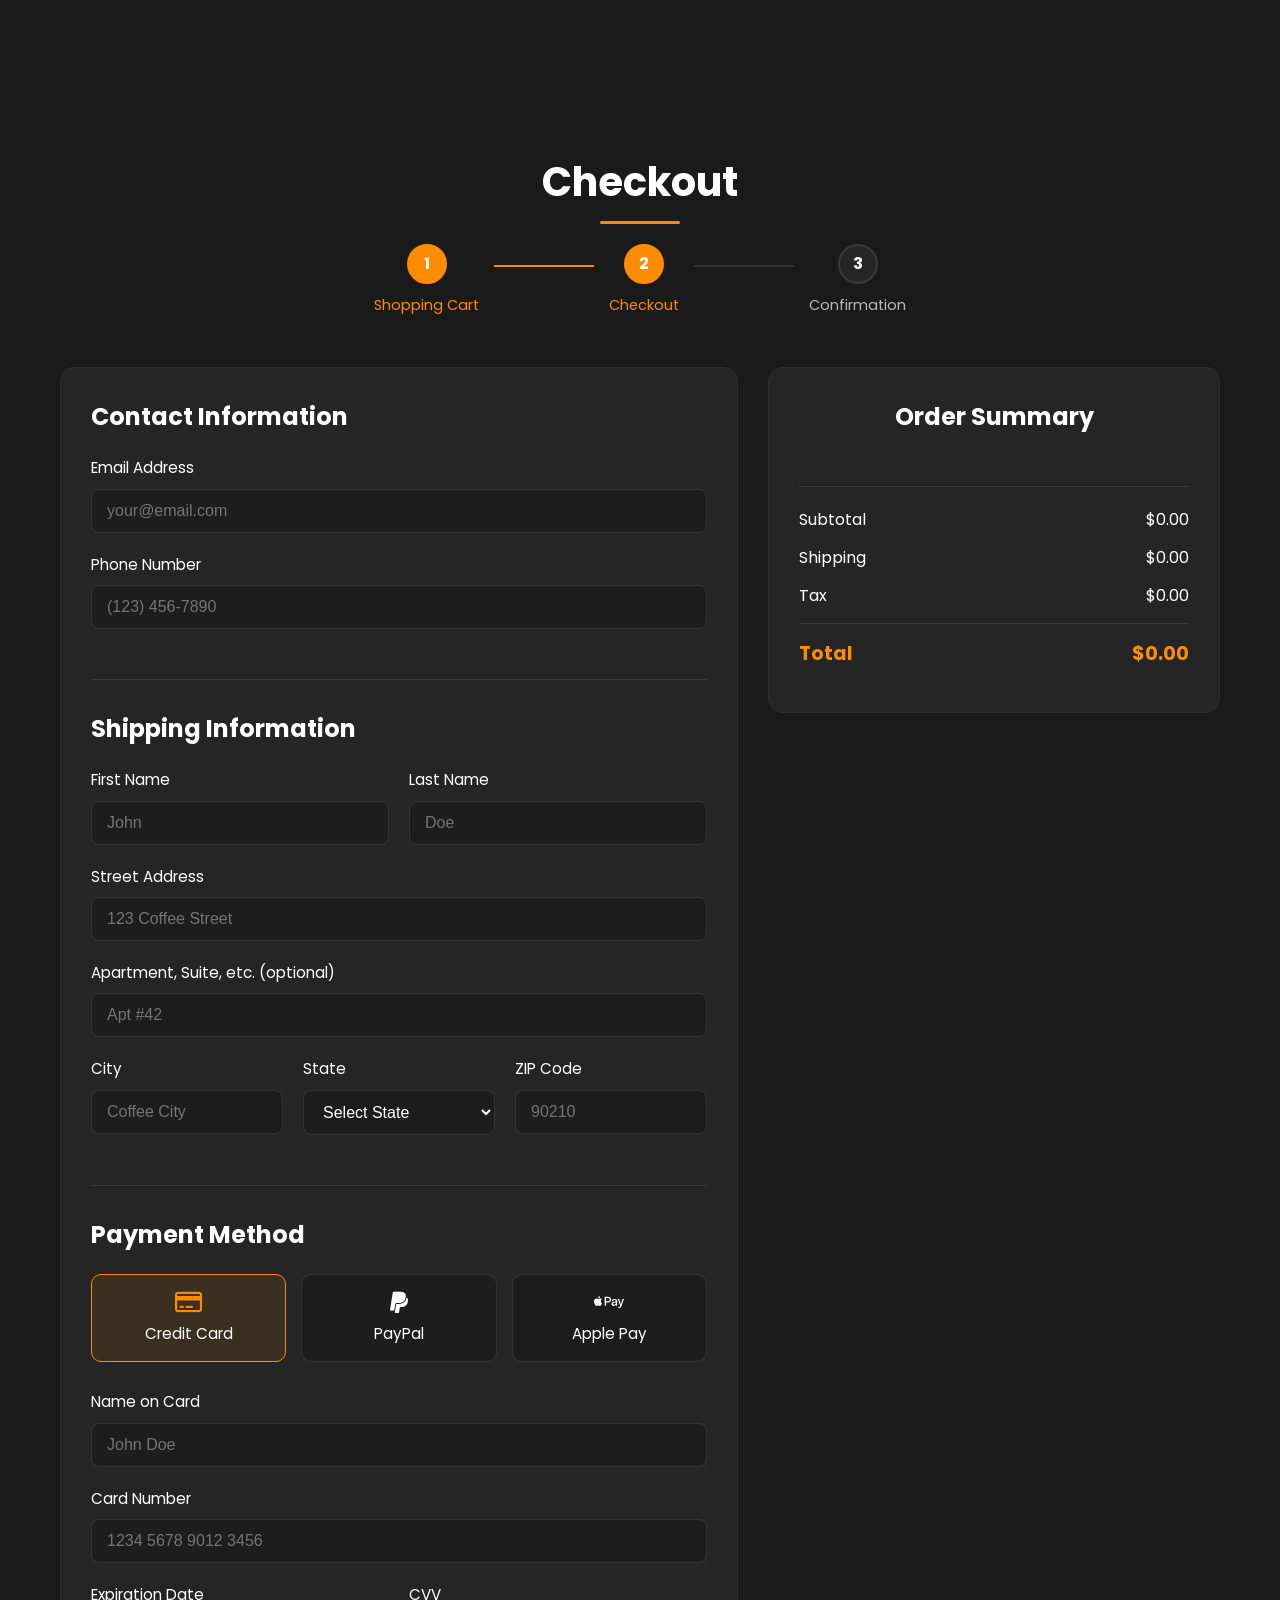
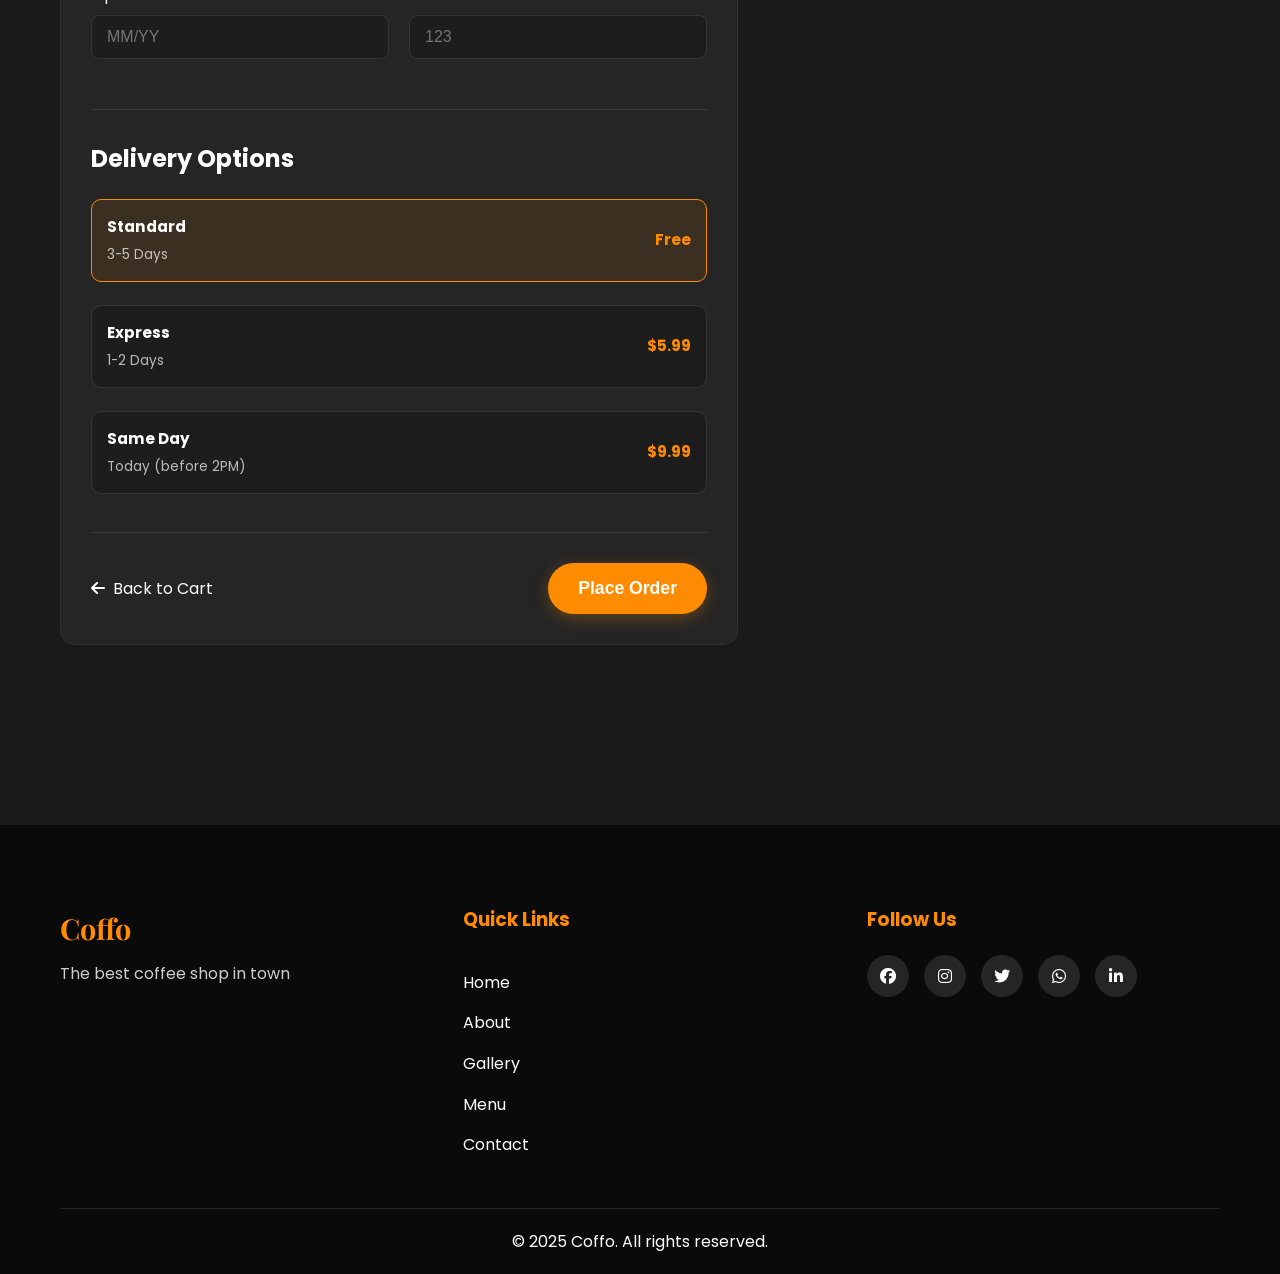
<file: checkout.html>
<!DOCTYPE html>
<html lang="en">
<head>
  <meta charset="UTF-8">
  <meta name="viewport" content="width=device-width, initial-scale=1.0">
  <title>Checkout – Coffo</title>
  <link rel="stylesheet" href="https://cdnjs.cloudflare.com/ajax/libs/font-awesome/6.4.0/css/all.min.css">
  <link href="https://fonts.googleapis.com/css2?family=Playfair+Display:wght@400;700&family=Poppins:wght@300;400;500;600;700&display=swap" rel="stylesheet">

  <style>
    :root {
      --primary-color: #ff8b00;
      --primary-hover: #ff9f2a;
      --text-color: #ffffff;
      --bg-color: #1a1a1a;
      --card-bg: #252525;
      --transition: all 0.3s ease;
      --heading-font: 'Playfair Display', serif;
      --body-font: 'Poppins', sans-serif;
    }

    * { margin: 0; padding: 0; box-sizing: border-box; }
    html { scroll-behavior: smooth; }
    body {
      font-family: var(--body-font);
      background-color: var(--bg-color);
      color: var(--text-color);
      line-height: 1.6;
      overflow-x: hidden;
    }
    .container { max-width: 1200px; margin: 0 auto; padding: 0 20px; }
    a { text-decoration: none; color: inherit; }

    .bg-wrapper {
      position: fixed; top: 0; left: 0; width: 100%; height: 100%; z-index: -1;
    }
    .bg-overlay {
      position: absolute; top: 0; left: 0; width: 100%; height: 100%;
      background: rgba(26, 26, 26, 0.9); z-index: 1;
    }
    .bg-image {
      position: absolute; top: 0; left: 0; width: 100%; height: 100%;
      background-image: url("https://images.unsplash.com/photo-1447933601403-0c6688de566e?ixlib=rb-4.0.3&auto=format&fit=crop&w=1561&q=80");
      background-size: cover; background-position: center;
      opacity: 0.2; z-index: 0;
    }

    /* Progress Bar */
    .checkout-progress {
      display: flex; justify-content: center; align-items: center; margin-bottom: 50px;
    }
    .progress-step {
      display: flex; flex-direction: column; align-items: center; position: relative;
    }
    .step-number {
      width: 40px; height: 40px; border-radius: 50%;
      background-color: var(--card-bg); color: var(--text-color);
      display: flex; align-items: center; justify-content: center;
      font-weight: bold; margin-bottom: 10px;
      border: 2px solid rgba(255, 255, 255, 0.1); transition: var(--transition);
    }
    .progress-step.active .step-number,
    .progress-step.completed .step-number {
      background-color: var(--primary-color); border-color: var(--primary-color);
    }
    .step-label {
      font-size: 0.9rem; opacity: 0.7; transition: var(--transition);
    }
    .progress-step.active .step-label,
    .progress-step.completed .step-label {
      opacity: 1; color: var(--primary-color);
    }
    .progress-line {
      width: 100px; height: 2px; background-color: rgba(255, 255, 255, 0.1);
      margin: 0 15px; position: relative; top: -15px;
    }
    .progress-line.active {
      background-color: var(--primary-color);
    }

    /* Main Sections */
    .checkout-section { padding: 150px 0 100px; min-height: 80vh; }
    .section-title {
      text-align: center; margin-bottom: 30px; font-size: 2.5rem;
      position: relative; display: inline-block; left: 50%; transform: translateX(-50%);
      color: var(--text-color);
    }
    .section-title::after {
      content: ""; position: absolute; bottom: -10px; left: 50%; transform: translateX(-50%);
      width: 80px; height: 3px; background-color: var(--primary-color); border-radius: 3px;
    }

    .checkout-container {
      display: grid; grid-template-columns: 1.5fr 1fr; gap: 30px; margin-top: 40px;
    }
    .checkout-form {
      background-color: var(--card-bg); border-radius: 15px; padding: 30px;
      border: 1px solid rgba(255, 255, 255, 0.05);
    }
    .form-section {
      margin-bottom: 30px; padding-bottom: 30px;
      border-bottom: 1px solid rgba(255, 255, 255, 0.1);
    }
    .form-section:last-of-type { border-bottom: none; margin-bottom: 0; padding-bottom: 0; }
    .form-section h2 { margin-bottom: 20px; font-size: 1.5rem; }
    .form-group { margin-bottom: 20px; }
    .form-row { display: grid; grid-template-columns: repeat(auto-fit, minmax(150px, 1fr)); gap: 20px; }
    label { display: block; margin-bottom: 8px; font-size: 0.95rem; }
    input, select, textarea {
      width: 100%; padding: 12px 15px; border-radius: 8px;
      border: 1px solid rgba(255, 255, 255, 0.1);
      background-color: rgba(0, 0, 0, 0.2); color: var(--text-color);
      font-size: 1rem; transition: var(--transition);
    }
    input:focus, select:focus, textarea:focus {
      border-color: var(--primary-color); outline: none;
      box-shadow: 0 0 0 2px rgba(255, 139, 0, 0.2);
    }
    .payment-methods { display: flex; flex-wrap: wrap; gap: 15px; margin-bottom: 20px; }
    .payment-method { flex: 1; min-width: 120px; }
    .payment-method input[type="radio"] { display: none; }
    .payment-method label {
      display: flex; flex-direction: column; align-items: center; justify-content: center;
      padding: 15px; background-color: rgba(0, 0, 0, 0.2);
      border: 1px solid rgba(255, 255, 255, 0.1); border-radius: 10px;
      cursor: pointer; transition: var(--transition); text-align: center;
    }
    .payment-method label i { font-size: 1.5rem; margin-bottom: 8px; }
    .payment-method input[type="radio"]:checked + label {
      background-color: rgba(255, 139, 0, 0.1); border-color: var(--primary-color);
    }
    .payment-method input[type="radio"]:checked + label i { color: var(--primary-color); }

    .delivery-options { display: flex; flex-direction: column; gap: 15px; }
    .delivery-option input[type="radio"] { display: none; }
    .delivery-option label {
      display: flex; justify-content: space-between; align-items: center;
      padding: 15px; background-color: rgba(0, 0, 0, 0.2);
      border: 1px solid rgba(255, 255, 255, 0.1); border-radius: 10px;
      cursor: pointer; transition: var(--transition);
    }
    .option-details { display: flex; flex-direction: column; }
    .option-name { font-weight: bold; margin-bottom: 5px; }
    .option-time { font-size: 0.85rem; opacity: 0.7; }
    .option-price { font-weight: bold; color: var(--primary-color); }
    .delivery-option input[type="radio"]:checked + label {
      background-color: rgba(255, 139, 0, 0.1); border-color: var(--primary-color);
    }

    .form-actions {
      display: flex; justify-content: space-between; align-items: center; margin-top: 30px;
    }
    .back-to-cart { display: flex; align-items: center; transition: var(--transition); }
    .back-to-cart i { margin-right: 8px; }
    .back-to-cart:hover { color: var(--primary-color); }
    .place-order-btn {
      padding: 15px 30px; background-color: var(--primary-color);
      color: var(--text-color); border: none; border-radius: 30px;
      font-size: 1.1rem; font-weight: 600; cursor: pointer;
      transition: var(--transition); box-shadow: 0 4px 15px rgba(255, 139, 0, 0.3);
    }
    .place-order-btn:hover {
      background-color: #ff9f2a; transform: translateY(-3px);
      box-shadow: 0 6px 20px rgba(255, 139, 0, 0.4);
    }
    .place-order-btn:disabled { opacity: 0.6; cursor: not-allowed; }

    /* Order Summary */
    .order-summary {
      background-color: var(--card-bg); border-radius: 15px; padding: 30px;
      border: 1px solid rgba(255, 255, 255, 0.05); height: fit-content;
      position: sticky; top: 100px;
    }
    .order-summary h2 { margin-bottom: 25px; text-align: center; font-size: 1.5rem; }
    .summary-items { margin-bottom: 25px; max-height: 300px; overflow-y: auto; padding-right: 10px; }
    .summary-item-product {
      display: flex; align-items: center; padding: 15px 0;
      border-bottom: 1px solid rgba(255, 255, 255, 0.1);
    }
    .product-image {
      width: 60px; height: 60px; border-radius: 8px; overflow: hidden; margin-right: 15px;
    }
    .product-image img { width: 100%; height: 100%; object-fit: cover; }
    .product-details h3 { font-size: 1.1rem; margin-bottom: 5px; color: var(--primary-color); }
    .product-details p { font-size: 0.9rem; opacity: 0.7; margin-bottom: 5px; }
    .product-price { font-weight: bold; }
    .summary-totals { padding-top: 20px; border-top: 1px solid rgba(255, 255, 255, 0.1); }
    .summary-row { display: flex; justify-content: space-between; margin-bottom: 12px; }
    .summary-row.total {
      margin-top: 15px; padding-top: 15px;
      border-top: 1px solid rgba(255, 255, 255, 0.1);
      font-size: 1.2rem; font-weight: bold; color: var(--primary-color);
    }

    /* Confirmation Step */
    .confirmation-step {
      display: none; text-align: center; padding: 60px 20px;
    }
    .confirmation-step.active { display: block; }
    .confirmation-icon {
      font-size: 5rem; color: #4CAF50; margin-bottom: 20px;
      animation: popIn 0.6s ease;
    }
    .confirmation-step h2 {
      font-size: 2.5rem; margin-bottom: 15px;
      font-family: var(--heading-font);
    }
    .order-number {
      font-size: 1.1rem; opacity: 0.8; margin-bottom: 30px;
    }
    .purchased-items {
      max-width: 600px; margin: 0 auto 40px; text-align: left;
      background: rgba(255, 255, 255, 0.05);
      border-radius: 15px; padding: 25px;
      border: 1px solid rgba(255, 255, 255, 0.1);
    }
    .purchased-items h3 { font-size: 1.3rem; margin-bottom: 15px; }
    .purchased-item {
      display: flex; align-items: center; padding: 10px 0;
      border-bottom: 1px solid rgba(255, 255, 255, 0.05);
    }
    .purchased-item:last-child { border-bottom: none; }
    .purchased-item img {
      width: 50px; height: 50px; border-radius: 8px; object-fit: cover; margin-right: 15px;
    }
    .purchased-item .item-info { flex: 1; }
    .purchased-item .item-name { font-weight: 600; }
    .purchased-item .item-qty { font-size: 0.85rem; opacity: 0.7; }
    .purchased-item .item-total { font-weight: bold; color: var(--primary-color); }
    .total-paid {
      font-size: 1.3rem; margin: 20px 0;
      padding: 15px; background: rgba(255, 139, 0, 0.1);
      border-radius: 10px;
    }
    .continue-shopping {
      margin-top: 30px;
      display: inline-block; padding: 14px 40px;
      background-color: var(--primary-color); color: #000;
      border-radius: 30px; font-weight: bold;
      transition: var(--transition);
    }
    .continue-shopping:hover {
      background-color: var(--primary-hover); transform: translateY(-2px);
    }

    /* Footer */
    .footer {
      background-color: #0a0a0a; padding: 80px 0 20px; margin-top: 80px;
    }
    .footer-content {
      display: grid; grid-template-columns: repeat(auto-fit, minmax(200px, 1fr)); gap: 50px; margin-bottom: 50px;
    }
    .footer-logo .brand { font-family: var(--heading-font); font-size: 1.8rem; font-weight: 700; color: var(--primary-color); }
    .footer-logo p { margin-top: 10px; opacity: 0.8; }
    .footer-links { display: flex; flex-direction: column; gap: 15px; }
    .footer-links h3, .footer-social h3 { color: var(--primary-color); margin-bottom: 20px; }
    .footer-links a:hover { padding-left: 0.5rem; color: var(--primary-color); }
    .social-icons { display: flex; gap: 15px; flex-wrap: wrap; }
    .social-icons a {
      width: 42px; height: 42px; background: var(--card-bg); border-radius: 50%;
      display: flex; align-items: center; justify-content: center; transition: var(--transition);
    }
    .social-icons a:hover { background: var(--primary-color); color: #000; transform: translateY(-5px); }
    .footer-bottom { text-align: center; padding-top: 20px; border-top: 1px solid rgba(255,255,255,0.1); }

    @keyframes popIn {
      0% { transform: scale(0); opacity: 0; }
      70% { transform: scale(1.2); }
      100% { transform: scale(1); opacity: 1; }
    }

    @media (max-width: 992px) {
      .checkout-container { grid-template-columns: 1fr; }
      .order-summary { position: static; margin-top: 30px; }
      .progress-line { width: 60px; }
    }
    @media (max-width: 768px) {
      .checkout-section { padding: 120px 0 80px; }
      .section-title { font-size: 2rem; }
      .form-actions { flex-direction: column; gap: 20px; }
      .place-order-btn { width: 100%; }
      .progress-line { width: 40px; }
    }
    @media (max-width: 480px) {
      .checkout-form, .order-summary { padding: 20px; }
      .form-row { grid-template-columns: 1fr; }
    }
  </style>
</head>
<body>

  <!-- Background -->
  <div class="bg-wrapper">
    <div class="bg-overlay"></div>
    <div class="bg-image"></div>
  </div>

  <!-- Checkout Section -->
  <section class="checkout-section">
    <div class="container">
      <h1 class="section-title">Checkout</h1>

      <!-- Progress Bar -->
      <div class="checkout-progress" id="progressBar">
        <div class="progress-step completed" id="step1">
          <div class="step-number">1</div>
          <div class="step-label">Shopping Cart</div>
        </div>
        <div class="progress-line active" id="line1"></div>
        <div class="progress-step active" id="step2">
          <div class="step-number">2</div>
          <div class="step-label">Checkout</div>
        </div>
        <div class="progress-line" id="line2"></div>
        <div class="progress-step" id="step3">
          <div class="step-number">3</div>
          <div class="step-label">Confirmation</div>
        </div>
      </div>

      <!-- Checkout Form + Summary (Step 2) -->
      <div id="checkoutStep" class="checkout-container">
        <div class="checkout-form">
          <div class="form-section">
            <h2>Contact Information</h2>
            <div class="form-group">
              <label for="email">Email Address</label>
              <input type="email" id="email" placeholder="your@email.com" required>
            </div>
            <div class="form-group">
              <label for="phone">Phone Number</label>
              <input type="tel" id="phone" placeholder="(123) 456-7890" required>
            </div>
          </div>

          <div class="form-section">
            <h2>Shipping Information</h2>
            <div class="form-row">
              <div class="form-group">
                <label for="firstName">First Name</label>
                <input type="text" id="firstName" placeholder="John" required>
              </div>
              <div class="form-group">
                <label for="lastName">Last Name</label>
                <input type="text" id="lastName" placeholder="Doe" required>
              </div>
            </div>
            <div class="form-group">
              <label for="address">Street Address</label>
              <input type="text" id="address" placeholder="123 Coffee Street" required>
            </div>
            <div class="form-group">
              <label for="apt">Apartment, Suite, etc. (optional)</label>
              <input type="text" id="apt" placeholder="Apt #42">
            </div>
            <div class="form-row">
              <div class="form-group">
                <label for="city">City</label>
                <input type="text" id="city" placeholder="Coffee City" required>
              </div>
              <div class="form-group">
                <label for="state">State</label>
                <select id="state" required>
                  <option value="" disabled selected>Select State</option>
                  <option value="EN">Entebbe</option>
                  <option value="KM">Kampala</option>
                  <option value="KT">Katabi</option>
                  <option value="KJ">Kajjansi</option>
                </select>
              </div>
              <div class="form-group">
                <label for="zip">ZIP Code</label>
                <input type="text" id="zip" placeholder="90210" required>
              </div>
            </div>
          </div>

          <div class="form-section">
            <h2>Payment Method</h2>
            <div class="payment-methods">
              <div class="payment-method">
                <input type="radio" id="creditCard" name="paymentMethod" checked>
                <label for="creditCard"><i class="far fa-credit-card"></i> Credit Card</label>
              </div>
              <div class="payment-method">
                <input type="radio" id="paypal" name="paymentMethod">
                <label for="paypal"><i class="fab fa-paypal"></i> PayPal</label>
              </div>
              <div class="payment-method">
                <input type="radio" id="applePay" name="paymentMethod">
                <label for="applePay"><i class="fab fa-apple-pay"></i> Apple Pay</label>
              </div>
            </div>
            <div id="creditCardForm" class="payment-details">
              <div class="form-group">
                <label for="cardName">Name on Card</label>
                <input type="text" id="cardName" placeholder="John Doe" required>
              </div>
              <div class="form-group">
                <label for="cardNumber">Card Number</label>
                <input type="text" id="cardNumber" placeholder="1234 5678 9012 3456" required>
              </div>
              <div class="form-row">
                <div class="form-group">
                  <label for="expDate">Expiration Date</label>
                  <input type="text" id="expDate" placeholder="MM/YY" required>
                </div>
                <div class="form-group">
                  <label for="cvv">CVV</label>
                  <input type="text" id="cvv" placeholder="123" required>
                </div>
              </div>
            </div>
          </div>

          <div class="form-section">
            <h2>Delivery Options</h2>
            <div class="delivery-options">
              <div class="delivery-option">
                <input type="radio" id="standard" name="deliveryOption" checked>
                <label for="standard">
                  <div class="option-details"><span class="option-name">Standard</span><span class="option-time">3-5 Days</span></div>
                  <span class="option-price">Free</span>
                </label>
              </div>
              <div class="delivery-option">
                <input type="radio" id="express" name="deliveryOption">
                <label for="express">
                  <div class="option-details"><span class="option-name">Express</span><span class="option-time">1-2 Days</span></div>
                  <span class="option-price">$5.99</span>
                </label>
              </div>
              <div class="delivery-option">
                <input type="radio" id="sameDay" name="deliveryOption">
                <label for="sameDay">
                  <div class="option-details"><span class="option-name">Same Day</span><span class="option-time">Today (before 2PM)</span></div>
                  <span class="option-price">$9.99</span>
                </label>
              </div>
            </div>
          </div>

          <div class="form-actions">
            <a href="carts.html" class="back-to-cart"><i class="fas fa-arrow-left"></i> Back to Cart</a>
            <button type="button" class="place-order-btn" id="placeOrderBtn">Place Order</button>
          </div>
        </div>

        <div class="order-summary" id="orderSummary">
          <h2>Order Summary</h2>
          <div class="summary-items" id="summaryItems"></div>
          <div class="summary-totals">
            <div class="summary-row"><span>Subtotal</span><span id="subtotal">$0.00</span></div>
            <div class="summary-row"><span>Shipping</span><span id="shipping-cost">$0.00</span></div>
            <div class="summary-row"><span>Tax</span><span id="tax">$0.00</span></div>
            <div class="summary-row total"><span>Total</span><span id="total-cost">$0.00</span></div>
          </div>
        </div>
      </div>

      <!-- Confirmation Step (Step 3) - Hidden initially -->
      <div id="confirmationStep" class="confirmation-step">
        <div class="confirmation-icon"><i class="fas fa-check-circle"></i></div>
        <h2>Order Confirmed!</h2>
        <p class="order-number">Your order <strong>#<span id="orderID">COFFO-12345</span></strong> has been placed successfully.</p>
        <div class="purchased-items" id="purchasedItemsList"></div>
        <div class="total-paid">Total Paid: <span id="confirmationTotal">$0.00</span></div>
        <a href="index.html" class="continue-shopping">Continue Shopping</a>
      </div>

    </div>
  </section>

  <!-- Footer -->
  <footer class="footer">
    <div class="container">
      <div class="footer-content">
        <div class="footer-logo">
          <span class="brand">Coffo</span>
          <p>The best coffee shop in town</p>
        </div>
        <div class="footer-links">
          <h3>Quick Links</h3>
          <a href="index.html">Home</a>
          <a href="about.html">About</a>
          <a href="gallery.html">Gallery</a>
          <a href="index.html#menu">Menu</a>
          <a href="contact.html">Contact</a>
        </div>
        <div class="footer-social">
          <h3>Follow Us</h3>
          <div class="social-icons">
            <a href="#"><i class="fab fa-facebook"></i></a>
            <a href="#"><i class="fab fa-instagram"></i></a>
            <a href="#"><i class="fab fa-twitter"></i></a>
            <a href="#"><i class="fab fa-whatsapp"></i></a>
            <a href="#"><i class="fab fa-linkedin-in"></i></a>
          </div>
        </div>
      </div>
      <div class="footer-bottom">
        <p>&copy; 2025 Coffo. All rights reserved.</p>
      </div>
    </div>
  </footer>

  <script>
    document.addEventListener("DOMContentLoaded", () => {
      // ---------- LOAD CART FROM LOCAL STORAGE ----------
      const cartItems = JSON.parse(localStorage.getItem("cartItems")) || [];
      const summaryItemsContainer = document.getElementById("summaryItems");
      const purchasedItemsContainer = document.getElementById("purchasedItemsList");
      let subtotal = 0;
      let currentShipping = 0;

      // Function to render cart items into a container (used both in summary and confirmation)
      function renderCartItems(container, showQty = true) {
        container.innerHTML = "";
        subtotal = 0;
        cartItems.forEach(item => {
          const price = parseFloat(item.price.replace("$", ""));
          const totalPrice = price * item.quantity;
          subtotal += totalPrice;

          const div = document.createElement("div");
          div.className = showQty ? "summary-item-product" : "purchased-item";
          div.innerHTML = showQty ? `
            <div class="product-image"><img src="${item.image}" alt="${item.name}"></div>
            <div class="product-details">
              <h3>${item.name}</h3>
              <p>Quantity: ${item.quantity}</p>
              <span class="product-price">$${totalPrice.toFixed(2)}</span>
            </div>
          ` : `
            <img src="${item.image}" alt="${item.name}">
            <div class="item-info">
              <div class="item-name">${item.name}</div>
              <div class="item-qty">Qty: ${item.quantity}</div>
            </div>
            <div class="item-total">$${totalPrice.toFixed(2)}</div>
          `;
          container.appendChild(div);
        });
      }

      // Update summary totals
      function updateTotals() {
        const tax = subtotal * 0.1;
        const total = subtotal + currentShipping + tax;
        document.getElementById("subtotal").textContent = `$${subtotal.toFixed(2)}`;
        document.getElementById("shipping-cost").textContent = `$${currentShipping.toFixed(2)}`;
        document.getElementById("tax").textContent = `$${tax.toFixed(2)}`;
        document.getElementById("total-cost").textContent = `$${total.toFixed(2)}`;
        // Also update confirmation total placeholder
        document.getElementById("confirmationTotal").textContent = `$${total.toFixed(2)}`;
        return total;
      }

      // Initial render
      renderCartItems(summaryItemsContainer, true);
      updateTotals();

      // Delivery option change
      document.querySelectorAll('input[name="deliveryOption"]').forEach(radio => {
        radio.addEventListener("change", function() {
          if (this.id === "express") currentShipping = 5.99;
          else if (this.id === "sameDay") currentShipping = 9.99;
          else currentShipping = 0;
          updateTotals();
        });
      });

      // Payment method toggle
      const paymentMethods = document.querySelectorAll('input[name="paymentMethod"]');
      const creditCardForm = document.getElementById("creditCardForm");
      paymentMethods.forEach(method => {
        method.addEventListener("change", function() {
          creditCardForm.style.display = this.id === "creditCard" ? "block" : "none";
        });
      });

      // Formatting helpers
      document.getElementById("cardNumber")?.addEventListener("input", function(e) {
        let val = this.value.replace(/\D/g, "").slice(0,16);
        this.value = val.replace(/(\d{4})(?=\d)/g, "$1 ").trim();
      });
      document.getElementById("expDate")?.addEventListener("input", function(e) {
        let val = this.value.replace(/\D/g, "").slice(0,4);
        if (val.length > 2) this.value = val.slice(0,2) + "/" + val.slice(2);
        else this.value = val;
      });
      document.getElementById("cvv")?.addEventListener("input", function(e) {
        this.value = this.value.replace(/\D/g, "").slice(0,4);
      });

      // ---------- PLACE ORDER -> SHOW CONFIRMATION ----------
      const placeOrderBtn = document.getElementById("placeOrderBtn");
      const checkoutStepDiv = document.getElementById("checkoutStep");
      const confirmationStepDiv = document.getElementById("confirmationStep");
      const progressStep2 = document.getElementById("step2");
      const progressStep3 = document.getElementById("step3");
      const progressLine2 = document.getElementById("line2");

      placeOrderBtn.addEventListener("click", function() {
        // Validate required fields
        const requiredFields = document.querySelectorAll("#checkoutStep [required]");
        let isValid = true;
        requiredFields.forEach(field => {
          if (!field.value.trim()) {
            isValid = false;
            field.style.border = "2px solid #ff6b6b";
            field.style.boxShadow = "0 0 0 2px rgba(255,107,107,0.2)";
          } else {
            field.style.border = "1px solid rgba(255,255,255,0.1)";
            field.style.boxShadow = "none";
          }
        });

        if (!isValid) {
          const firstInvalid = document.querySelector("#checkoutStep [required]:invalid") || 
                               document.querySelector("#checkoutStep [required]");
          if (firstInvalid) firstInvalid.scrollIntoView({ behavior: "smooth", block: "center" });
          return;
        }

        // Simulate processing
        placeOrderBtn.innerHTML = '<i class="fas fa-spinner fa-spin"></i> Processing...';
        placeOrderBtn.disabled = true;

        setTimeout(() => {
          // Hide checkout form/summary
          checkoutStepDiv.style.display = "none";
          // Show confirmation
          confirmationStepDiv.classList.add("active");

          // Update progress bar
          progressStep2.classList.remove("active");
          progressStep2.classList.add("completed");
          progressLine2.classList.add("active");
          progressStep3.classList.add("active");

          // Generate order ID
          const orderID = "COFFO-" + Math.floor(10000 + Math.random() * 90000);
          document.getElementById("orderID").textContent = orderID;

          // Render purchased items in confirmation
          renderCartItems(purchasedItemsContainer, false);

          // Show final total
          const finalTotal = updateTotals(); // already updated earlier, just to be safe
          document.getElementById("confirmationTotal").textContent = `$${finalTotal.toFixed(2)}`;

          // Clear cart from localStorage (order placed)
          localStorage.removeItem("cartItems");

          // Scroll to top of page
          window.scrollTo({ top: 0, behavior: "smooth" });
        }, 1500);
      });
    });
  </script>
</body>
</html>
</file>
